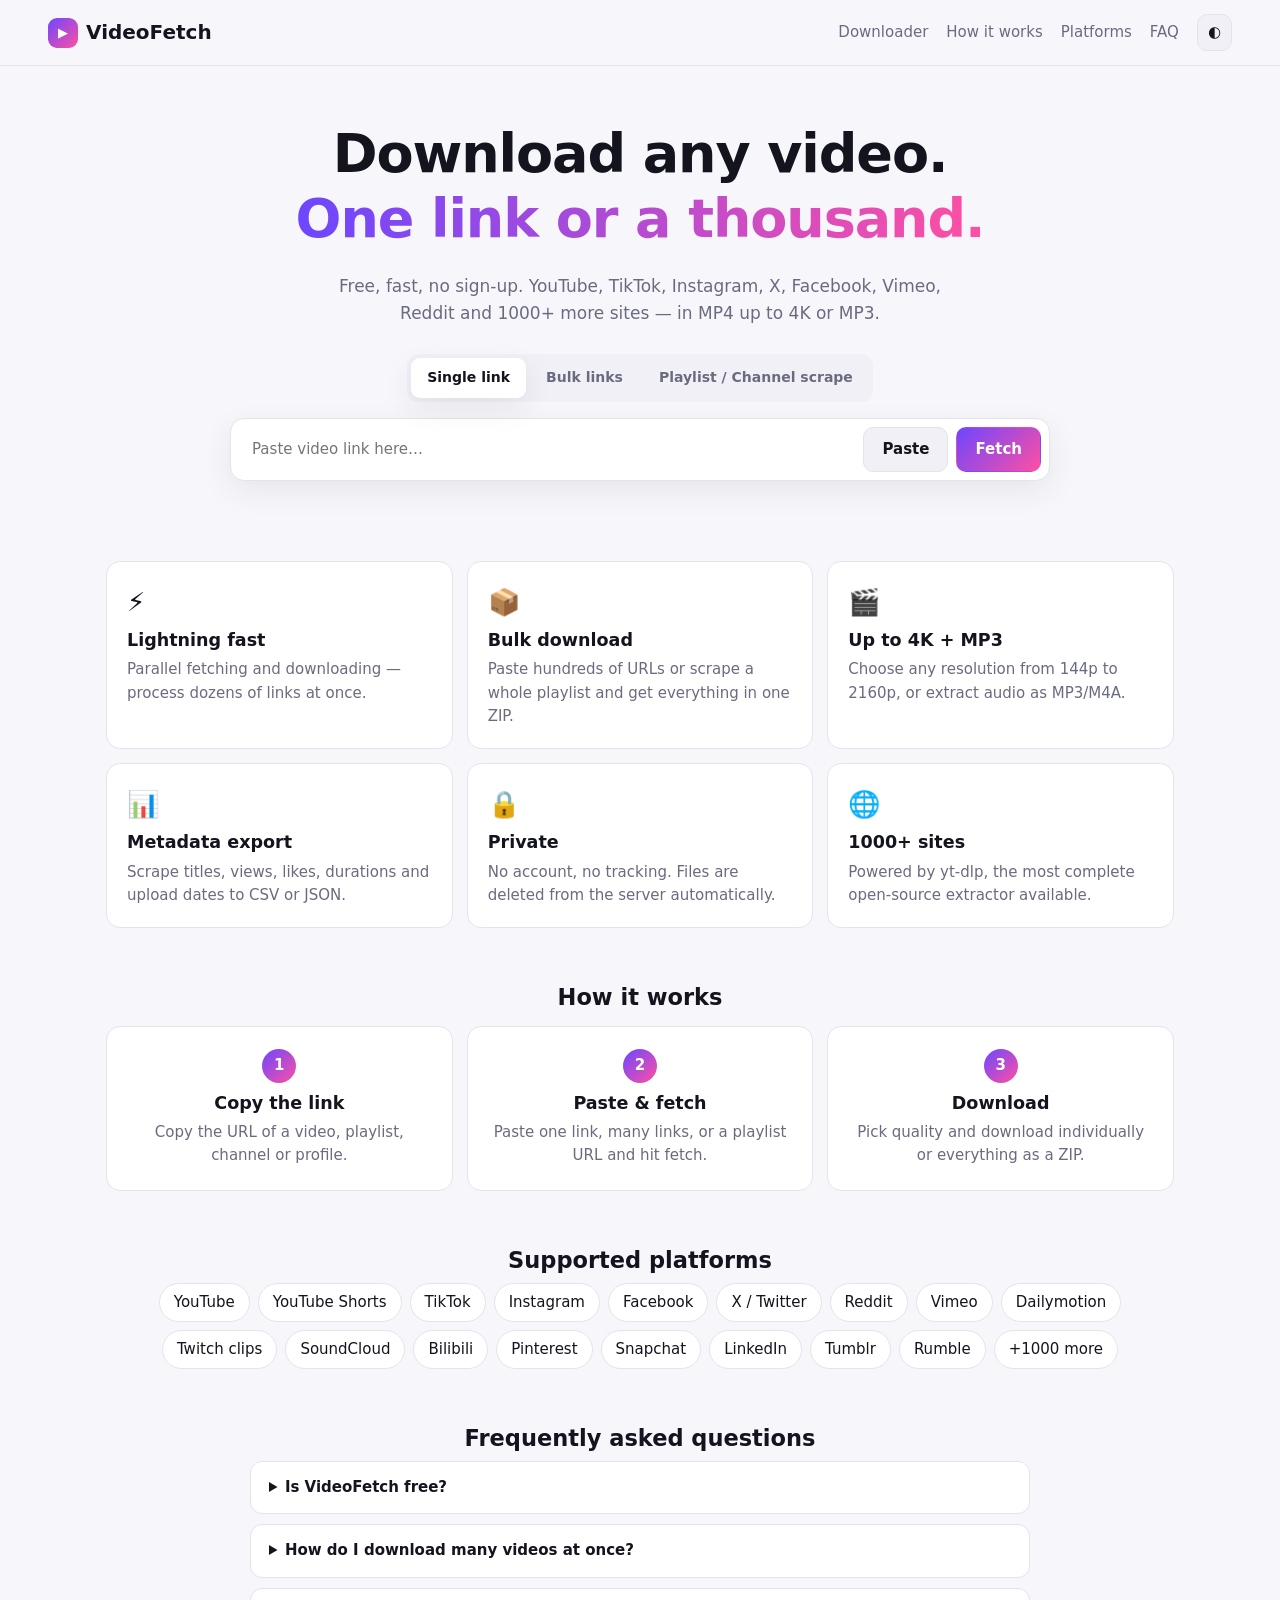
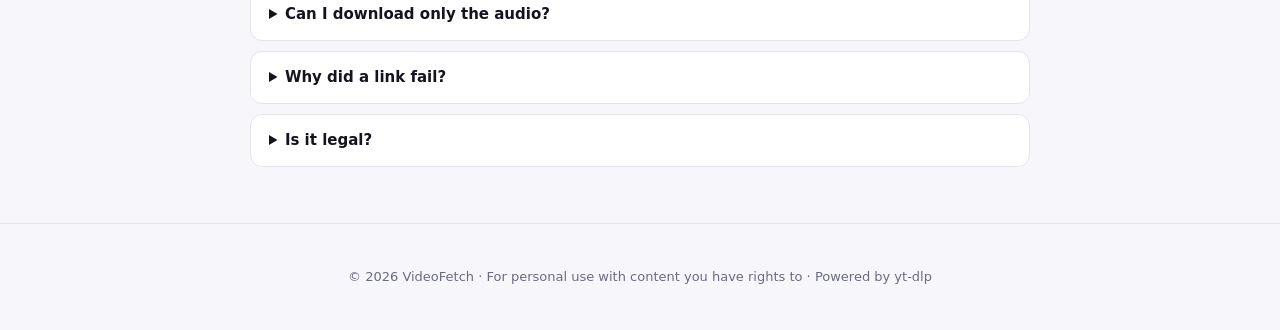
<file: videofetch/static/index.html>
<!doctype html>
<html lang="en">
<head>
<meta charset="utf-8">
<meta name="viewport" content="width=device-width, initial-scale=1">
<title>VideoFetch — Free Online Video Downloader & Bulk Scraper</title>
<meta name="description" content="Download videos from YouTube, TikTok, Instagram, X, Facebook, Vimeo and 1000+ sites. Paste one link or hundreds — bulk download, scrape playlists & channels, export metadata.">
<link rel="stylesheet" href="style.css">
</head>
<body>
<header class="nav">
  <a class="brand" href="/"><span class="logo">▶</span> VideoFetch</a>
  <nav>
    <a href="#tool">Downloader</a>
    <a href="#how">How it works</a>
    <a href="#platforms">Platforms</a>
    <a href="#faq">FAQ</a>
    <button id="themeBtn" class="icon-btn" title="Toggle theme">◐</button>
  </nav>
</header>

<main>
  <section class="hero" id="tool">
    <h1>Download any video.<br><span class="grad">One link or a thousand.</span></h1>
    <p class="sub">Free, fast, no sign-up. YouTube, TikTok, Instagram, X, Facebook, Vimeo, Reddit and 1000+ more sites — in MP4 up to 4K or MP3.</p>

    <div class="tabs" role="tablist">
      <button class="tab active" data-tab="single">Single link</button>
      <button class="tab" data-tab="bulk">Bulk links</button>
      <button class="tab" data-tab="scrape">Playlist / Channel scrape</button>
    </div>

    <div class="panel active" id="panel-single">
      <form id="singleForm" class="input-row">
        <input id="singleUrl" type="url" placeholder="Paste video link here…" required autocomplete="off">
        <button type="button" class="ghost" id="pasteBtn">Paste</button>
        <button class="primary" type="submit">Fetch</button>
      </form>
    </div>

    <div class="panel" id="panel-bulk">
      <form id="bulkForm">
        <textarea id="bulkUrls" rows="7" placeholder="Paste multiple links — one per line (or separated by spaces/commas). Up to 200 links."></textarea>
        <div class="row-between">
          <span class="muted" id="bulkCount">0 links detected</span>
          <div class="btns">
            <label class="ghost file-label">Import .txt/.csv<input type="file" id="bulkFile" accept=".txt,.csv" hidden></label>
            <button class="primary" type="submit">Fetch all</button>
          </div>
        </div>
      </form>
    </div>

    <div class="panel" id="panel-scrape">
      <form id="scrapeForm" class="input-row">
        <input id="scrapeUrl" type="url" placeholder="Playlist, channel, profile or hashtag URL…" required>
        <select id="scrapeLimit" title="Max videos">
          <option value="25">25 videos</option>
          <option value="50" selected>50 videos</option>
          <option value="100">100 videos</option>
          <option value="250">250 videos</option>
          <option value="500">500 videos</option>
        </select>
        <button class="primary" type="submit">Scrape</button>
      </form>
      <p class="muted small">Works with YouTube playlists/channels, TikTok profiles, Instagram profiles (cookies may be required), Vimeo showcases, SoundCloud sets, and more.</p>
    </div>

    <div id="status" class="status" hidden></div>
  </section>

  <!-- Single result -->
  <section id="singleResult" class="card result" hidden></section>

  <!-- Bulk / scrape results -->
  <section id="bulkResult" class="card" hidden>
    <div class="toolbar">
      <div>
        <h2 id="bulkTitle">Results</h2>
        <span class="muted" id="bulkMeta"></span>
      </div>
      <div class="btns wrap">
        <label class="check"><input type="checkbox" id="selectAll" checked> Select all</label>
        <input type="search" id="filterInput" placeholder="Filter by title…">
        <select id="bulkFormat" title="Quality for all selected">
          <option value="best">Best quality (MP4)</option>
          <option value="2160p">4K (2160p)</option>
          <option value="1080p">1080p</option>
          <option value="720p">720p</option>
          <option value="480p">480p</option>
          <option value="360p">360p</option>
          <option value="mp3">MP3 audio</option>
          <option value="m4a">M4A audio</option>
        </select>
        <button class="ghost" id="exportCsv">Export CSV</button>
        <button class="ghost" id="exportJson">Export JSON</button>
        <button class="ghost" id="copyLinks">Copy links</button>
        <button class="primary" id="downloadSelected">Download selected (ZIP)</button>
      </div>
    </div>
    <div id="jobBar" class="jobbar" hidden>
      <div class="progress"><div id="jobProgress"></div></div>
      <span id="jobText"></span>
      <a id="zipLink" class="primary btn" hidden>Save ZIP</a>
    </div>
    <div class="table-wrap">
      <table>
        <thead><tr><th></th><th>Video</th><th>Platform</th><th>Duration</th><th>Views</th><th>Status</th><th></th></tr></thead>
        <tbody id="bulkBody"></tbody>
      </table>
    </div>
  </section>

  <section class="features">
    <div class="feature"><div class="ico">⚡</div><h3>Lightning fast</h3><p>Parallel fetching and downloading — process dozens of links at once.</p></div>
    <div class="feature"><div class="ico">📦</div><h3>Bulk download</h3><p>Paste hundreds of URLs or scrape a whole playlist and get everything in one ZIP.</p></div>
    <div class="feature"><div class="ico">🎬</div><h3>Up to 4K + MP3</h3><p>Choose any resolution from 144p to 2160p, or extract audio as MP3/M4A.</p></div>
    <div class="feature"><div class="ico">📊</div><h3>Metadata export</h3><p>Scrape titles, views, likes, durations and upload dates to CSV or JSON.</p></div>
    <div class="feature"><div class="ico">🔒</div><h3>Private</h3><p>No account, no tracking. Files are deleted from the server automatically.</p></div>
    <div class="feature"><div class="ico">🌐</div><h3>1000+ sites</h3><p>Powered by yt-dlp, the most complete open-source extractor available.</p></div>
  </section>

  <section id="how" class="how">
    <h2>How it works</h2>
    <ol class="steps">
      <li><b>1</b><h3>Copy the link</h3><p>Copy the URL of a video, playlist, channel or profile.</p></li>
      <li><b>2</b><h3>Paste & fetch</h3><p>Paste one link, many links, or a playlist URL and hit fetch.</p></li>
      <li><b>3</b><h3>Download</h3><p>Pick quality and download individually or everything as a ZIP.</p></li>
    </ol>
  </section>

  <section id="platforms" class="platforms">
    <h2>Supported platforms</h2>
    <div class="chips">
      <span>YouTube</span><span>YouTube Shorts</span><span>TikTok</span><span>Instagram</span><span>Facebook</span><span>X / Twitter</span>
      <span>Reddit</span><span>Vimeo</span><span>Dailymotion</span><span>Twitch clips</span><span>SoundCloud</span><span>Bilibili</span>
      <span>Pinterest</span><span>Snapchat</span><span>LinkedIn</span><span>Tumblr</span><span>Rumble</span><span>+1000 more</span>
    </div>
  </section>

  <section id="faq" class="faq">
    <h2>Frequently asked questions</h2>
    <details><summary>Is VideoFetch free?</summary><p>Yes. There are no fees, no sign-up and no watermarks.</p></details>
    <details><summary>How do I download many videos at once?</summary><p>Use the <b>Bulk links</b> tab to paste up to 200 URLs, or the <b>Playlist / Channel scrape</b> tab to pull every video from a playlist, channel or profile. Select the ones you want and click <b>Download selected (ZIP)</b>.</p></details>
    <details><summary>Can I download only the audio?</summary><p>Yes — choose MP3 or M4A from the quality menu.</p></details>
    <details><summary>Why did a link fail?</summary><p>Private, age-restricted, region-locked or login-only videos can't be fetched without cookies. The server admin can configure a cookies file to enable these.</p></details>
    <details><summary>Is it legal?</summary><p>Only download content you own or have permission to download, and respect each platform's terms of service and copyright law.</p></details>
  </section>
</main>

<footer>
  <p>© <span id="year"></span> VideoFetch · For personal use with content you have rights to · Powered by yt-dlp</p>
</footer>

<template id="rowTpl">
  <tr>
    <td><input type="checkbox" class="sel" checked></td>
    <td class="vid"><img loading="lazy" alt=""><div><a class="t" target="_blank" rel="noopener"></a><div class="muted small u"></div></div></td>
    <td class="plat"></td>
    <td class="dur"></td>
    <td class="views"></td>
    <td class="st"></td>
    <td><button class="ghost sm dl">Download</button></td>
  </tr>
</template>

<script src="app.js"></script>
</body>
</html>
</file>
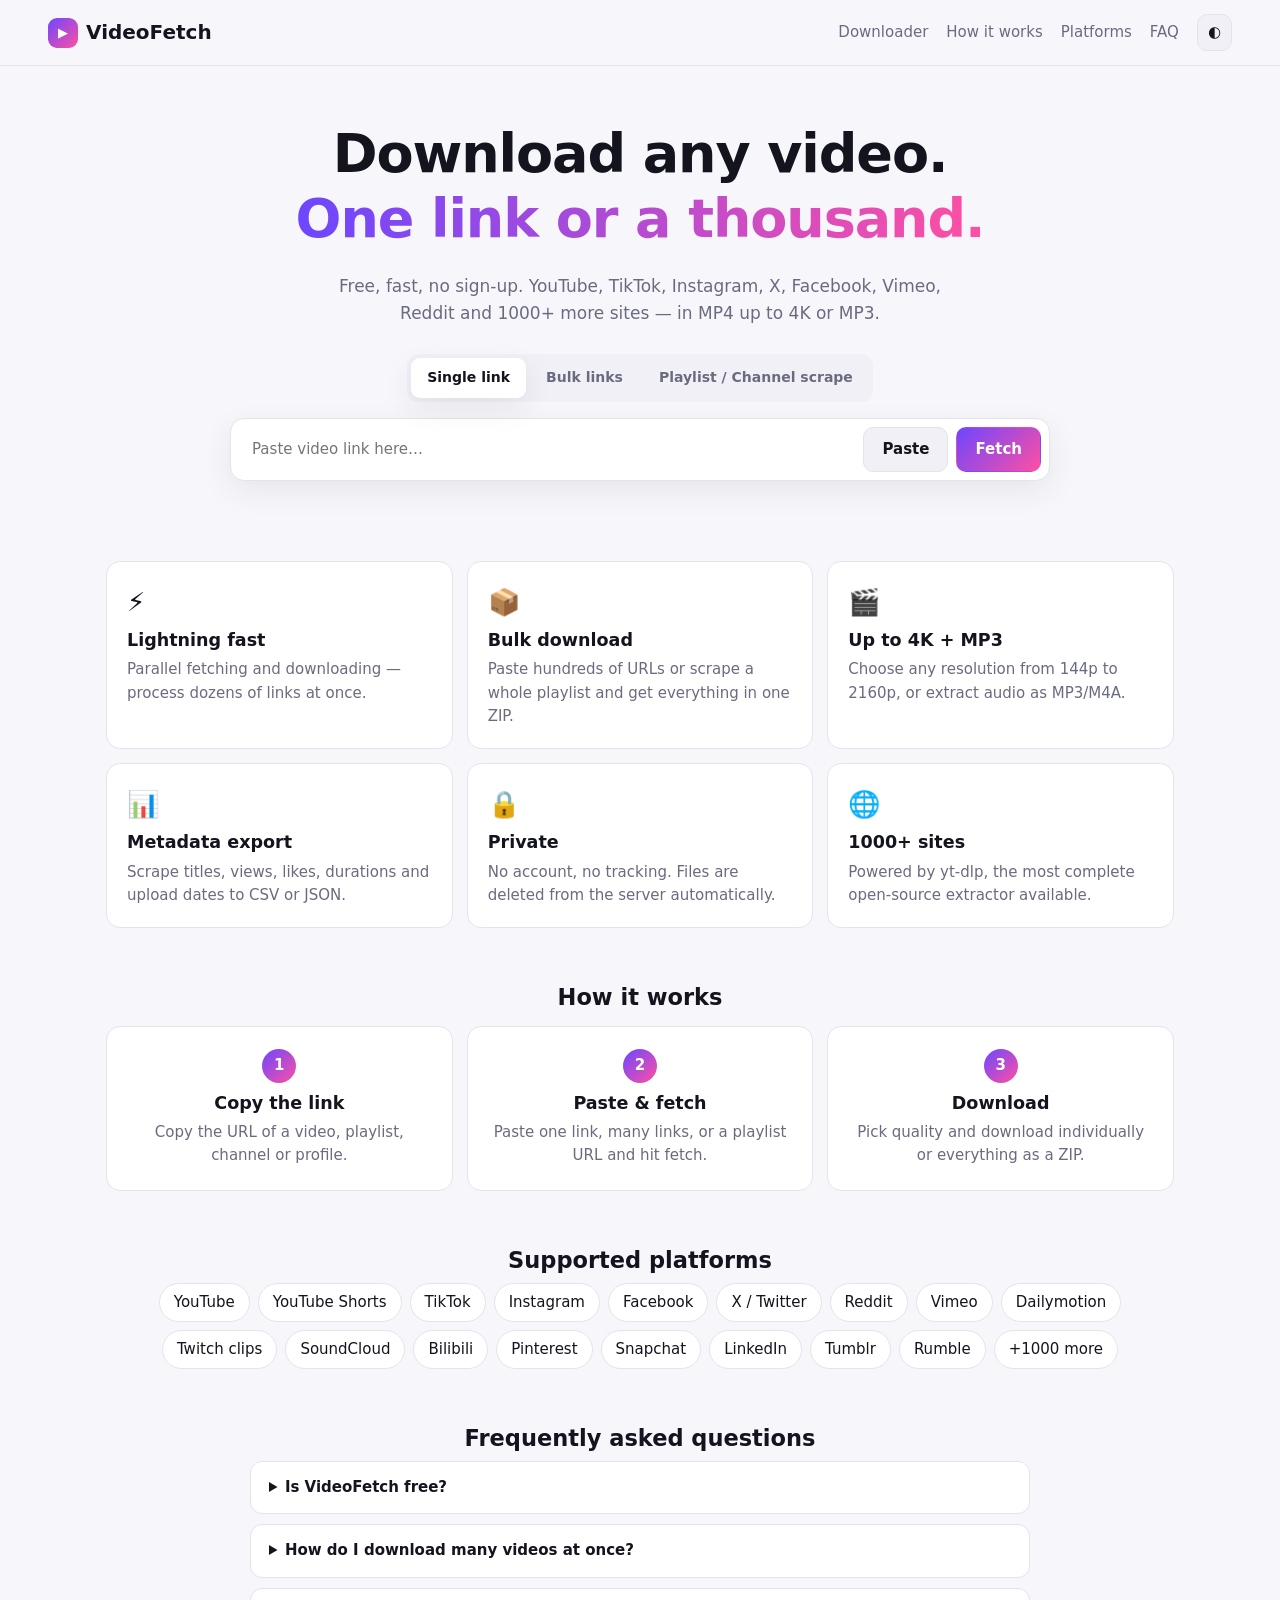
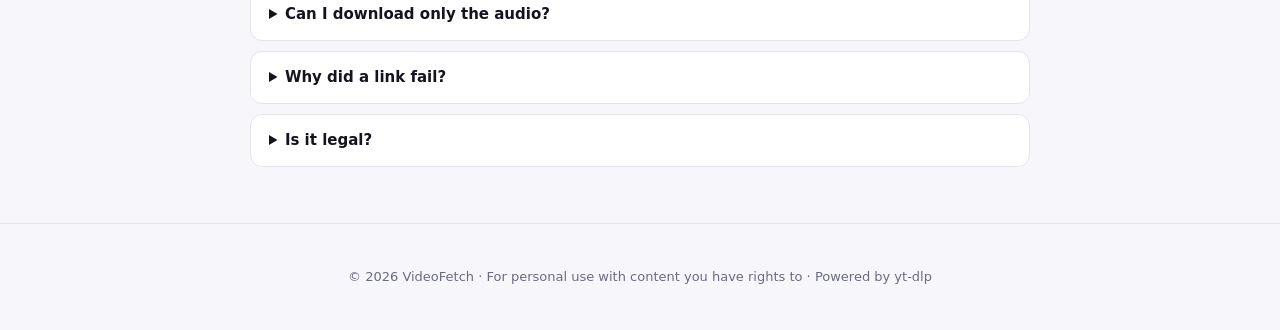
<file: videofetch/videofetch.html>
<!doctype html>
<html lang="en">
<head>
<meta charset="utf-8">
<meta name="viewport" content="width=device-width, initial-scale=1">
<title>VideoFetch — Free Online Video Downloader & Bulk Scraper</title>
<meta name="description" content="Download videos from YouTube, TikTok, Instagram, X, Facebook, Vimeo and 1000+ sites. Paste one link or hundreds — bulk download, scrape playlists & channels, export metadata.">
<style>
:root {
  --bg: #f7f7fb; --surface: #ffffff; --surface-2: #f0f0f6; --text: #14141f; --muted: #6b6b80;
  --border: #e3e3ec; --primary: #6c47ff; --primary-2: #ff4fa3; --ok: #16a34a; --err: #dc2626; --warn: #d97706;
  --radius: 14px; --shadow: 0 10px 30px rgba(20, 20, 50, .08);
}
:root[data-theme="dark"] {
  --bg: #0d0d14; --surface: #161622; --surface-2: #1f1f2e; --text: #ececf4; --muted: #9a9ab0;
  --border: #2a2a3c; --shadow: 0 10px 30px rgba(0, 0, 0, .4);
}
@media (prefers-color-scheme: dark) {
  :root:not([data-theme="light"]) {
    --bg: #0d0d14; --surface: #161622; --surface-2: #1f1f2e; --text: #ececf4; --muted: #9a9ab0;
    --border: #2a2a3c; --shadow: 0 10px 30px rgba(0, 0, 0, .4);
  }
}
* { box-sizing: border-box; }
[hidden] { display: none !important; }
html { scroll-padding-top: 80px; }
body { margin: 0; font: 15px/1.55 system-ui, -apple-system, "Segoe UI", Roboto, sans-serif; background: var(--bg); color: var(--text); }
a { color: var(--primary); text-decoration: none; }
h1, h2, h3 { line-height: 1.2; margin: 0 0 .4em; }
.muted { color: var(--muted); } .small { font-size: 13px; }

.nav { display: flex; justify-content: space-between; align-items: center; padding: 14px clamp(16px, 4vw, 48px); position: sticky; top: 0; z-index: 10; background: color-mix(in srgb, var(--bg) 85%, transparent); backdrop-filter: blur(8px); border-bottom: 1px solid var(--border); }
.brand { font-weight: 800; font-size: 20px; color: var(--text); display: flex; gap: 8px; align-items: center; }
.logo { display: inline-grid; place-items: center; width: 30px; height: 30px; border-radius: 9px; color: #fff; font-size: 13px; background: linear-gradient(135deg, var(--primary), var(--primary-2)); }
.nav nav { display: flex; gap: 18px; align-items: center; }
.nav nav a { color: var(--muted); font-weight: 500; }
.nav nav a:hover { color: var(--text); }
@media (max-width: 640px) { .nav nav a { display: none; } }

main { max-width: 1100px; margin: 0 auto; padding: 0 16px; }
.hero { text-align: center; padding: 56px 0 24px; }
.hero h1 { font-size: clamp(30px, 5.5vw, 54px); font-weight: 850; letter-spacing: -.02em; }
.grad { background: linear-gradient(90deg, var(--primary), var(--primary-2)); -webkit-background-clip: text; background-clip: text; color: transparent; }
.sub { color: var(--muted); max-width: 640px; margin: 0 auto 28px; font-size: 17px; }

.tabs { display: inline-flex; gap: 4px; background: var(--surface-2); padding: 4px; border-radius: 12px; margin-bottom: 16px; flex-wrap: wrap; justify-content: center; }
.tab { border: 0; background: transparent; color: var(--muted); padding: 9px 16px; border-radius: 9px; font-weight: 600; cursor: pointer; font-size: 14px; }
.tab.active { background: var(--surface); color: var(--text); box-shadow: var(--shadow); }
.panel { display: none; max-width: 820px; margin: 0 auto; }
.panel.active { display: block; }

.input-row { display: flex; gap: 8px; background: var(--surface); padding: 8px; border-radius: var(--radius); box-shadow: var(--shadow); border: 1px solid var(--border); }
.input-row input { flex: 1; min-width: 0; }
input, select, textarea { font: inherit; color: var(--text); background: var(--surface); border: 1px solid var(--border); border-radius: 10px; padding: 11px 13px; outline: none; }
.input-row input, .input-row select { border: 0; background: transparent; }
input:focus, textarea:focus, select:focus { border-color: var(--primary); }
textarea { width: 100%; resize: vertical; box-shadow: var(--shadow); font-family: ui-monospace, Menlo, monospace; font-size: 13px; }
@media (max-width: 560px) { .input-row { flex-wrap: wrap; } .input-row input { flex-basis: 100%; } }

button, .btn, .file-label { font: inherit; font-weight: 600; border-radius: 10px; padding: 10px 18px; cursor: pointer; border: 1px solid transparent; display: inline-flex; align-items: center; gap: 6px; white-space: nowrap; }
.primary { background: linear-gradient(135deg, var(--primary), var(--primary-2)); color: #fff; }
.primary:hover { filter: brightness(1.08); }
.primary:disabled { opacity: .55; cursor: not-allowed; }
.ghost { background: var(--surface-2); color: var(--text); border-color: var(--border); }
.ghost:hover { border-color: var(--primary); }
.sm { padding: 6px 12px; font-size: 13px; }
.icon-btn { background: var(--surface-2); color: var(--text); padding: 6px 10px; border: 1px solid var(--border); }
.row-between { display: flex; justify-content: space-between; align-items: center; margin-top: 10px; gap: 10px; flex-wrap: wrap; }
.btns { display: flex; gap: 8px; align-items: center; }
.btns.wrap { flex-wrap: wrap; }

.status { margin: 18px auto 0; max-width: 820px; padding: 12px 16px; border-radius: 10px; background: var(--surface); border: 1px solid var(--border); display: flex; gap: 10px; align-items: center; justify-content: center; }
.status.error { border-color: var(--err); color: var(--err); }
.spinner { width: 16px; height: 16px; border: 2px solid var(--border); border-top-color: var(--primary); border-radius: 50%; animation: spin .8s linear infinite; display: inline-block; }
@keyframes spin { to { transform: rotate(360deg); } }

.card { background: var(--surface); border: 1px solid var(--border); border-radius: var(--radius); box-shadow: var(--shadow); padding: 20px; margin: 24px 0; }
.result { display: grid; grid-template-columns: minmax(0, 340px) 1fr; gap: 22px; }
.result img { width: 100%; border-radius: 10px; aspect-ratio: 16/9; object-fit: cover; background: var(--surface-2); }
.result .stats { display: flex; gap: 14px; flex-wrap: wrap; color: var(--muted); font-size: 14px; margin: 6px 0 14px; }
.fmt-list { display: grid; grid-template-columns: repeat(auto-fill, minmax(190px, 1fr)); gap: 8px; }
.fmt { display: flex; justify-content: space-between; align-items: center; background: var(--surface-2); border: 1px solid var(--border); padding: 9px 12px; border-radius: 10px; gap: 8px; }
.fmt .tag { font-size: 11px; padding: 2px 7px; border-radius: 6px; background: var(--primary); color: #fff; margin-left: 6px; }
.fmt .tag.audio { background: var(--primary-2); }
.fmt .muted { white-space: nowrap; }
@media (max-width: 720px) { .result { grid-template-columns: 1fr; } }

.toolbar { display: flex; justify-content: space-between; gap: 14px; flex-wrap: wrap; align-items: flex-start; margin-bottom: 12px; }
.toolbar input[type=search], .toolbar select { padding: 8px 10px; font-size: 14px; }
.check { display: inline-flex; gap: 6px; align-items: center; font-size: 14px; }
.jobbar { display: flex; align-items: center; gap: 12px; padding: 10px 0 14px; flex-wrap: wrap; }
.progress { flex: 1; min-width: 160px; height: 10px; background: var(--surface-2); border-radius: 99px; overflow: hidden; }
.progress > div { height: 100%; width: 0; background: linear-gradient(90deg, var(--primary), var(--primary-2)); transition: width .3s; }
.table-wrap { overflow-x: auto; }
table { width: 100%; border-collapse: collapse; font-size: 14px; }
th { text-align: left; color: var(--muted); font-weight: 600; font-size: 12px; text-transform: uppercase; letter-spacing: .04em; padding: 8px; border-bottom: 1px solid var(--border); }
td { padding: 8px; border-bottom: 1px solid var(--border); vertical-align: middle; }
td.vid { display: flex; gap: 10px; align-items: center; min-width: 280px; }
td.vid img { width: 96px; height: 54px; object-fit: cover; border-radius: 6px; background: var(--surface-2); flex-shrink: 0; }
td.vid a { color: var(--text); font-weight: 600; display: -webkit-box; -webkit-line-clamp: 2; -webkit-box-orient: vertical; overflow: hidden; }
.pill { font-size: 12px; padding: 2px 8px; border-radius: 99px; background: var(--surface-2); white-space: nowrap; }
.pill.ok { color: var(--ok); } .pill.err { color: var(--err); } .pill.run { color: var(--warn); }
tr.hidden { display: none; }

.features { display: grid; grid-template-columns: repeat(auto-fit, minmax(300px, 1fr)); gap: 14px; margin: 56px 0; }
.feature { background: var(--surface); border: 1px solid var(--border); border-radius: var(--radius); padding: 20px; }
.feature .ico { font-size: 26px; margin-bottom: 8px; }
.feature p { color: var(--muted); margin: 0; }
.how, .platforms, .faq { margin: 56px 0; text-align: center; }
.steps { list-style: none; padding: 0; display: grid; grid-template-columns: repeat(auto-fit, minmax(220px, 1fr)); gap: 14px; }
.steps li { background: var(--surface); border: 1px solid var(--border); border-radius: var(--radius); padding: 22px; }
.steps b { display: inline-grid; place-items: center; width: 34px; height: 34px; border-radius: 50%; color: #fff; background: linear-gradient(135deg, var(--primary), var(--primary-2)); margin-bottom: 10px; }
.steps p { color: var(--muted); margin: 0; }
.chips { display: flex; flex-wrap: wrap; gap: 8px; justify-content: center; }
.chips span { background: var(--surface); border: 1px solid var(--border); padding: 7px 14px; border-radius: 99px; font-weight: 500; }
.faq { text-align: left; max-width: 780px; margin-left: auto; margin-right: auto; }
.faq h2 { text-align: center; }
details { background: var(--surface); border: 1px solid var(--border); border-radius: 12px; padding: 14px 18px; margin-bottom: 10px; }
summary { font-weight: 600; cursor: pointer; }
details p { color: var(--muted); margin: 10px 0 0; }
footer { text-align: center; color: var(--muted); padding: 30px 16px; border-top: 1px solid var(--border); font-size: 13px; }
</style>
</head>
<body>
<header class="nav">
  <a class="brand" href="/"><span class="logo">▶</span> VideoFetch</a>
  <nav>
    <a href="#tool">Downloader</a>
    <a href="#how">How it works</a>
    <a href="#platforms">Platforms</a>
    <a href="#faq">FAQ</a>
    <button id="themeBtn" class="icon-btn" title="Toggle theme">◐</button>
  </nav>
</header>

<main>
  <section class="hero" id="tool">
    <h1>Download any video.<br><span class="grad">One link or a thousand.</span></h1>
    <p class="sub">Free, fast, no sign-up. YouTube, TikTok, Instagram, X, Facebook, Vimeo, Reddit and 1000+ more sites — in MP4 up to 4K or MP3.</p>

    <div class="tabs" role="tablist">
      <button class="tab active" data-tab="single">Single link</button>
      <button class="tab" data-tab="bulk">Bulk links</button>
      <button class="tab" data-tab="scrape">Playlist / Channel scrape</button>
    </div>

    <div class="panel active" id="panel-single">
      <form id="singleForm" class="input-row">
        <input id="singleUrl" type="url" placeholder="Paste video link here…" required autocomplete="off">
        <button type="button" class="ghost" id="pasteBtn">Paste</button>
        <button class="primary" type="submit">Fetch</button>
      </form>
    </div>

    <div class="panel" id="panel-bulk">
      <form id="bulkForm">
        <textarea id="bulkUrls" rows="7" placeholder="Paste multiple links — one per line (or separated by spaces/commas). Up to 200 links."></textarea>
        <div class="row-between">
          <span class="muted" id="bulkCount">0 links detected</span>
          <div class="btns">
            <label class="ghost file-label">Import .txt/.csv<input type="file" id="bulkFile" accept=".txt,.csv" hidden></label>
            <button class="primary" type="submit">Fetch all</button>
          </div>
        </div>
      </form>
    </div>

    <div class="panel" id="panel-scrape">
      <form id="scrapeForm" class="input-row">
        <input id="scrapeUrl" type="url" placeholder="Playlist, channel, profile or hashtag URL…" required>
        <select id="scrapeLimit" title="Max videos">
          <option value="25">25 videos</option>
          <option value="50" selected>50 videos</option>
          <option value="100">100 videos</option>
          <option value="250">250 videos</option>
          <option value="500">500 videos</option>
        </select>
        <button class="primary" type="submit">Scrape</button>
      </form>
      <p class="muted small">Works with YouTube playlists/channels, TikTok profiles, Instagram profiles (cookies may be required), Vimeo showcases, SoundCloud sets, and more.</p>
    </div>

    <div id="status" class="status" hidden></div>
  </section>

  <!-- Single result -->
  <section id="singleResult" class="card result" hidden></section>

  <!-- Bulk / scrape results -->
  <section id="bulkResult" class="card" hidden>
    <div class="toolbar">
      <div>
        <h2 id="bulkTitle">Results</h2>
        <span class="muted" id="bulkMeta"></span>
      </div>
      <div class="btns wrap">
        <label class="check"><input type="checkbox" id="selectAll" checked> Select all</label>
        <input type="search" id="filterInput" placeholder="Filter by title…">
        <select id="bulkFormat" title="Quality for all selected">
          <option value="best">Best quality (MP4)</option>
          <option value="2160p">4K (2160p)</option>
          <option value="1080p">1080p</option>
          <option value="720p">720p</option>
          <option value="480p">480p</option>
          <option value="360p">360p</option>
          <option value="mp3">MP3 audio</option>
          <option value="m4a">M4A audio</option>
        </select>
        <button class="ghost" id="exportCsv">Export CSV</button>
        <button class="ghost" id="exportJson">Export JSON</button>
        <button class="ghost" id="copyLinks">Copy links</button>
        <button class="primary" id="downloadSelected">Download selected (ZIP)</button>
      </div>
    </div>
    <div id="jobBar" class="jobbar" hidden>
      <div class="progress"><div id="jobProgress"></div></div>
      <span id="jobText"></span>
      <a id="zipLink" class="primary btn" hidden>Save ZIP</a>
    </div>
    <div class="table-wrap">
      <table>
        <thead><tr><th></th><th>Video</th><th>Platform</th><th>Duration</th><th>Views</th><th>Status</th><th></th></tr></thead>
        <tbody id="bulkBody"></tbody>
      </table>
    </div>
  </section>

  <section class="features">
    <div class="feature"><div class="ico">⚡</div><h3>Lightning fast</h3><p>Parallel fetching and downloading — process dozens of links at once.</p></div>
    <div class="feature"><div class="ico">📦</div><h3>Bulk download</h3><p>Paste hundreds of URLs or scrape a whole playlist and get everything in one ZIP.</p></div>
    <div class="feature"><div class="ico">🎬</div><h3>Up to 4K + MP3</h3><p>Choose any resolution from 144p to 2160p, or extract audio as MP3/M4A.</p></div>
    <div class="feature"><div class="ico">📊</div><h3>Metadata export</h3><p>Scrape titles, views, likes, durations and upload dates to CSV or JSON.</p></div>
    <div class="feature"><div class="ico">🔒</div><h3>Private</h3><p>No account, no tracking. Files are deleted from the server automatically.</p></div>
    <div class="feature"><div class="ico">🌐</div><h3>1000+ sites</h3><p>Powered by yt-dlp, the most complete open-source extractor available.</p></div>
  </section>

  <section id="how" class="how">
    <h2>How it works</h2>
    <ol class="steps">
      <li><b>1</b><h3>Copy the link</h3><p>Copy the URL of a video, playlist, channel or profile.</p></li>
      <li><b>2</b><h3>Paste & fetch</h3><p>Paste one link, many links, or a playlist URL and hit fetch.</p></li>
      <li><b>3</b><h3>Download</h3><p>Pick quality and download individually or everything as a ZIP.</p></li>
    </ol>
  </section>

  <section id="platforms" class="platforms">
    <h2>Supported platforms</h2>
    <div class="chips">
      <span>YouTube</span><span>YouTube Shorts</span><span>TikTok</span><span>Instagram</span><span>Facebook</span><span>X / Twitter</span>
      <span>Reddit</span><span>Vimeo</span><span>Dailymotion</span><span>Twitch clips</span><span>SoundCloud</span><span>Bilibili</span>
      <span>Pinterest</span><span>Snapchat</span><span>LinkedIn</span><span>Tumblr</span><span>Rumble</span><span>+1000 more</span>
    </div>
  </section>

  <section id="faq" class="faq">
    <h2>Frequently asked questions</h2>
    <details><summary>Is VideoFetch free?</summary><p>Yes. There are no fees, no sign-up and no watermarks.</p></details>
    <details><summary>How do I download many videos at once?</summary><p>Use the <b>Bulk links</b> tab to paste up to 200 URLs, or the <b>Playlist / Channel scrape</b> tab to pull every video from a playlist, channel or profile. Select the ones you want and click <b>Download selected (ZIP)</b>.</p></details>
    <details><summary>Can I download only the audio?</summary><p>Yes — choose MP3 or M4A from the quality menu.</p></details>
    <details><summary>Why did a link fail?</summary><p>Private, age-restricted, region-locked or login-only videos can't be fetched without cookies. The server admin can configure a cookies file to enable these.</p></details>
    <details><summary>Is it legal?</summary><p>Only download content you own or have permission to download, and respect each platform's terms of service and copyright law.</p></details>
  </section>
</main>

<footer>
  <p>© <span id="year"></span> VideoFetch · For personal use with content you have rights to · Powered by yt-dlp</p>
</footer>

<template id="rowTpl">
  <tr>
    <td><input type="checkbox" class="sel" checked></td>
    <td class="vid"><img loading="lazy" alt=""><div><a class="t" target="_blank" rel="noopener"></a><div class="muted small u"></div></div></td>
    <td class="plat"></td>
    <td class="dur"></td>
    <td class="views"></td>
    <td class="st"></td>
    <td><button class="ghost sm dl">Download</button></td>
  </tr>
</template>

<script>
// Set this to your backend URL if this file is hosted elsewhere, e.g. "https://api.example.com"
window.VF_API = window.VF_API || "";
</script>
<script>
const $ = (s, el = document) => el.querySelector(s);
const $$ = (s, el = document) => [...el.querySelectorAll(s)];

// Backend location: same origin by default; override with ?api=https://your-server or window.VF_API.
const API = (new URLSearchParams(location.search).get("api") || window.VF_API || "").replace(/\/$/, "");

let rows = [];          // bulk/scrape results
let currentJob = null;  // polling job id

// ---------- helpers ----------
const fmtDur = (s) => {
  if (!s && s !== 0) return "—";
  s = Math.round(s);
  const h = Math.floor(s / 3600), m = Math.floor((s % 3600) / 60), sec = s % 60;
  return (h ? h + ":" + String(m).padStart(2, "0") : m) + ":" + String(sec).padStart(2, "0");
};
const fmtNum = (n) => (n == null ? "—" : Intl.NumberFormat("en", { notation: "compact" }).format(n));
const fmtDate = (d) => (d && d.length === 8 ? `${d.slice(0, 4)}-${d.slice(4, 6)}-${d.slice(6)}` : d || "");
const hostName = (u) => { try { return new URL(u).hostname.replace(/^www\.|^m\./, ""); } catch { return ""; } };
const esc = (s) => String(s ?? "").replace(/[&<>"']/g, (c) => ({ "&": "&amp;", "<": "&lt;", ">": "&gt;", '"': "&quot;", "'": "&#39;" }[c]));

function parseUrls(text) {
  const found = text.match(/https?:\/\/[^\s,;"'<>]+|(?:www\.)[^\s,;"'<>]+/gi) || [];
  return [...new Set(found.map((u) => u.replace(/[).\]]+$/, "")))];
}

function setStatus(msg, type = "loading") {
  const el = $("#status");
  if (!msg) { el.hidden = true; return; }
  el.hidden = false;
  el.className = "status" + (type === "error" ? " error" : "");
  el.innerHTML = (type === "loading" ? '<span class="spinner"></span>' : "") + `<span>${esc(msg)}</span>`;
}

async function api(path, body) {
  const res = await fetch(API + path, body ? { method: "POST", headers: { "Content-Type": "application/json" }, body: JSON.stringify(body) } : {});
  const data = await res.json().catch(() => ({}));
  if (!res.ok) throw new Error(data.detail || `Request failed (${res.status})`);
  return data;
}

function downloadUrl(url, format) {
  return `${API}/api/download?url=${encodeURIComponent(url)}&format=${encodeURIComponent(format)}`;
}

function triggerDownload(href) {
  const a = document.createElement("a");
  a.href = href; a.download = ""; document.body.appendChild(a); a.click(); a.remove();
}

function saveFile(name, content, type) {
  const blob = new Blob([content], { type });
  const a = document.createElement("a");
  a.href = URL.createObjectURL(blob); a.download = name; a.click();
  setTimeout(() => URL.revokeObjectURL(a.href), 1000);
}

// ---------- tabs / theme ----------
$$(".tab").forEach((t) => t.addEventListener("click", () => {
  $$(".tab").forEach((x) => x.classList.toggle("active", x === t));
  $$(".panel").forEach((p) => p.classList.toggle("active", p.id === "panel-" + t.dataset.tab));
}));

const savedTheme = (() => { try { return localStorage.getItem("vf-theme"); } catch { return null; } })();
if (savedTheme) document.documentElement.dataset.theme = savedTheme;
$("#themeBtn").addEventListener("click", () => {
  const dark = document.documentElement.dataset.theme
    ? document.documentElement.dataset.theme === "dark"
    : matchMedia("(prefers-color-scheme: dark)").matches;
  const next = dark ? "light" : "dark";
  document.documentElement.dataset.theme = next;
  try { localStorage.setItem("vf-theme", next); } catch {}
});
$("#year").textContent = new Date().getFullYear();

// ---------- single ----------
$("#pasteBtn").addEventListener("click", async () => {
  try { $("#singleUrl").value = (await navigator.clipboard.readText()).trim(); } catch { $("#singleUrl").focus(); }
});

$("#singleForm").addEventListener("submit", async (e) => {
  e.preventDefault();
  const url = $("#singleUrl").value.trim();
  const box = $("#singleResult");
  box.hidden = true;
  setStatus("Fetching video info…");
  try {
    const info = await api("/api/info", { url });
    setStatus(null);
    renderSingle(info);
  } catch (err) {
    setStatus(err.message, "error");
  }
});

function renderSingle(info) {
  const box = $("#singleResult");
  box.innerHTML = `
    <div><img src="${esc(info.thumbnail || "")}" alt="" referrerpolicy="no-referrer"></div>
    <div>
      <h2>${esc(info.title)}</h2>
      <div class="stats">
        ${info.uploader ? `<span>👤 ${esc(info.uploader)}</span>` : ""}
        <span>🎞 ${esc(info.platform || hostName(info.url))}</span>
        <span>⏱ ${fmtDur(info.duration)}</span>
        ${info.view_count != null ? `<span>👁 ${fmtNum(info.view_count)}</span>` : ""}
        ${info.like_count != null ? `<span>❤ ${fmtNum(info.like_count)}</span>` : ""}
        ${info.upload_date ? `<span>📅 ${fmtDate(info.upload_date)}</span>` : ""}
      </div>
      <div class="fmt-list">
        ${info.formats.map((f) => `
          <div class="fmt">
            <span><b>${esc(f.label)}</b><span class="tag ${f.kind}">${esc(f.ext.toUpperCase())}</span>
              ${f.size ? `<span class="muted small"> ~${esc(f.size)}</span>` : ""}</span>
            <a class="primary btn sm" href="${downloadUrl(info.url, f.id)}" download>⬇</a>
          </div>`).join("")}
      </div>
      <p class="muted small">Large files are prepared on the server first — the download starts when ready.</p>
    </div>`;
  box.hidden = false;
  box.scrollIntoView({ behavior: "smooth", block: "start" });
}

// ---------- bulk ----------
const bulkTa = $("#bulkUrls");
bulkTa.addEventListener("input", () => { $("#bulkCount").textContent = `${parseUrls(bulkTa.value).length} links detected`; });
$("#bulkFile").addEventListener("change", async (e) => {
  const file = e.target.files[0];
  if (!file) return;
  bulkTa.value = (bulkTa.value ? bulkTa.value + "\n" : "") + parseUrls(await file.text()).join("\n");
  bulkTa.dispatchEvent(new Event("input"));
  e.target.value = "";
});

$("#bulkForm").addEventListener("submit", async (e) => {
  e.preventDefault();
  const urls = parseUrls(bulkTa.value);
  if (!urls.length) return setStatus("No valid links found.", "error");
  if (urls.length > 200) return setStatus("Max 200 links at once.", "error");
  setStatus(`Fetching info for ${urls.length} link(s)…`);
  try {
    const { results } = await api("/api/bulk-info", { urls });
    setStatus(null);
    showRows(results.map((r) => ({ ...r, status: r.ok ? "ready" : "error" })), "Bulk results");
  } catch (err) {
    setStatus(err.message, "error");
  }
});

// ---------- scrape ----------
$("#scrapeForm").addEventListener("submit", async (e) => {
  e.preventDefault();
  const url = $("#scrapeUrl").value.trim();
  const limit = +$("#scrapeLimit").value;
  setStatus("Scraping playlist / channel… this can take a moment.");
  try {
    const data = await api("/api/scrape", { url, limit });
    setStatus(null);
    if (!data.items.length) return setStatus("No videos found at that URL.", "error");
    showRows(data.items.map((r) => ({ ...r, ok: true, status: "ready" })), data.title || "Scraped videos", data.uploader);
  } catch (err) {
    setStatus(err.message, "error");
  }
});

// ---------- results table ----------
function showRows(list, title, subtitle) {
  rows = list;
  $("#bulkTitle").textContent = title;
  const ok = rows.filter((r) => r.ok).length;
  const totalDur = rows.reduce((a, r) => a + (r.duration || 0), 0);
  $("#bulkMeta").textContent = [subtitle, `${rows.length} items`, ok !== rows.length ? `${rows.length - ok} failed` : "", totalDur ? `total ${fmtDur(totalDur)}` : ""]
    .filter(Boolean).join(" · ");
  $("#jobBar").hidden = true;
  $("#selectAll").checked = true;
  $("#filterInput").value = "";
  renderRows();
  $("#bulkResult").hidden = false;
  $("#bulkResult").scrollIntoView({ behavior: "smooth", block: "start" });
}

function statusPill(r) {
  const map = { ready: ["Ready", ""], queued: ["Queued", "run"], downloading: [`${r.progress ?? 0}%`, "run"], processing: ["Processing", "run"], done: ["Done", "ok"], error: ["Failed", "err"] };
  const [txt, cls] = map[r.status] || [r.status, ""];
  return `<span class="pill ${cls}" title="${esc(r.error || "")}">${esc(txt)}</span>`;
}

function renderRows() {
  const body = $("#bulkBody");
  body.innerHTML = "";
  const tpl = $("#rowTpl");
  rows.forEach((r, i) => {
    const tr = tpl.content.firstElementChild.cloneNode(true);
    tr.dataset.idx = i;
    const sel = $(".sel", tr);
    sel.checked = r.selected !== false && r.ok;
    sel.disabled = !r.ok;
    sel.addEventListener("change", () => { r.selected = sel.checked; });
    const img = $("img", tr);
    if (r.thumbnail) { img.src = r.thumbnail; img.referrerPolicy = "no-referrer"; } else img.style.visibility = "hidden";
    const a = $(".t", tr);
    a.href = r.url; a.textContent = r.title || r.url;
    $(".u", tr).textContent = r.ok ? (r.uploader || hostName(r.url)) : (r.error || "");
    $(".plat", tr).textContent = r.platform || hostName(r.url);
    $(".dur", tr).textContent = fmtDur(r.duration);
    $(".views", tr).textContent = fmtNum(r.view_count);
    $(".st", tr).innerHTML = statusPill(r);
    const dl = $(".dl", tr);
    dl.disabled = !r.ok;
    dl.addEventListener("click", () => {
      if (r.jobFile) return triggerDownload(r.jobFile);
      triggerDownload(downloadUrl(r.url, $("#bulkFormat").value));
    });
    body.appendChild(tr);
  });
  applyFilter();
}

function applyFilter() {
  const q = $("#filterInput").value.toLowerCase();
  $$("#bulkBody tr").forEach((tr) => {
    const r = rows[tr.dataset.idx];
    tr.classList.toggle("hidden", !!q && !(r.title || r.url).toLowerCase().includes(q));
  });
}
$("#filterInput").addEventListener("input", applyFilter);

$("#selectAll").addEventListener("change", (e) => {
  $$("#bulkBody tr:not(.hidden)").forEach((tr) => {
    const r = rows[tr.dataset.idx];
    if (!r.ok) return;
    r.selected = e.target.checked;
    $(".sel", tr).checked = e.target.checked;
  });
});

const selectedRows = () => rows.filter((r) => r.ok && r.selected !== false);

// ---------- exports ----------
const exportFields = ["title", "url", "platform", "uploader", "duration", "view_count", "like_count", "comment_count", "upload_date", "thumbnail", "description"];
$("#exportCsv").addEventListener("click", () => {
  const list = selectedRows().length ? selectedRows() : rows;
  const q = (v) => `"${String(v ?? "").replace(/"/g, '""')}"`;
  const csv = [exportFields.join(","), ...list.map((r) => exportFields.map((f) => q(r[f])).join(","))].join("\n");
  saveFile("videofetch-export.csv", "﻿" + csv, "text/csv");
});
$("#exportJson").addEventListener("click", () => {
  const list = (selectedRows().length ? selectedRows() : rows).map((r) => Object.fromEntries([...exportFields, "formats"].map((f) => [f, r[f]])));
  saveFile("videofetch-export.json", JSON.stringify(list, null, 2), "application/json");
});
$("#copyLinks").addEventListener("click", async (e) => {
  const list = selectedRows().length ? selectedRows() : rows;
  await navigator.clipboard.writeText(list.map((r) => r.url).join("\n"));
  e.target.textContent = "Copied!";
  setTimeout(() => (e.target.textContent = "Copy links"), 1500);
});

// ---------- bulk download job ----------
$("#downloadSelected").addEventListener("click", async () => {
  const list = selectedRows();
  if (!list.length) return alert("Select at least one video.");
  const format = $("#bulkFormat").value;
  const btn = $("#downloadSelected");
  btn.disabled = true;
  try {
    const job = await api("/api/jobs", {
      items: list.map((r) => ({ url: r.url, format, title: r.title })),
      zip_name: ($("#bulkTitle").textContent || "videofetch").slice(0, 60) + ".zip",
    });
    currentJob = job.id;
    list.forEach((r, i) => { r.jobIdx = i; r.status = "queued"; r.progress = 0; r.jobFile = null; });
    $("#jobBar").hidden = false;
    $("#zipLink").hidden = true;
    pollJob(job.id, list);
  } catch (err) {
    alert(err.message);
    btn.disabled = false;
  }
});

async function pollJob(id, list) {
  if (currentJob !== id) return;
  let job;
  try { job = await api(`/api/jobs/${id}`); } catch { return setTimeout(() => pollJob(id, list), 2000); }
  job.items.forEach((it, i) => {
    const r = list[i];
    r.status = it.status; r.progress = it.progress; r.error = it.error;
    if (it.status === "done") r.jobFile = `${API}/api/jobs/${id}/file/${i}`;
  });
  const pct = job.items.reduce((a, it) => a + (it.status === "done" || it.status === "error" ? 100 : it.progress || 0), 0) / job.total;
  $("#jobProgress").style.width = pct.toFixed(1) + "%";
  $("#jobText").textContent = `${job.completed}/${job.total} processed · ${job.succeeded} succeeded`;
  $$("#bulkBody tr").forEach((tr) => { $(".st", tr).innerHTML = statusPill(rows[tr.dataset.idx]); });

  if (job.status === "finished") {
    $("#downloadSelected").disabled = false;
    if (job.zip_ready) {
      const z = $("#zipLink");
      z.href = `${API}/api/jobs/${id}/zip`; z.hidden = false;
      triggerDownload(z.href);
      $("#jobText").textContent += " · ZIP ready";
    } else {
      $("#jobText").textContent += " · nothing to zip";
    }
    return;
  }
  setTimeout(() => pollJob(id, list), 1200);
}
</script>
</body>
</html>
</file>
<file: videofetch/static/style.css>
:root {
  --bg: #f7f7fb; --surface: #ffffff; --surface-2: #f0f0f6; --text: #14141f; --muted: #6b6b80;
  --border: #e3e3ec; --primary: #6c47ff; --primary-2: #ff4fa3; --ok: #16a34a; --err: #dc2626; --warn: #d97706;
  --radius: 14px; --shadow: 0 10px 30px rgba(20, 20, 50, .08);
}
:root[data-theme="dark"] {
  --bg: #0d0d14; --surface: #161622; --surface-2: #1f1f2e; --text: #ececf4; --muted: #9a9ab0;
  --border: #2a2a3c; --shadow: 0 10px 30px rgba(0, 0, 0, .4);
}
@media (prefers-color-scheme: dark) {
  :root:not([data-theme="light"]) {
    --bg: #0d0d14; --surface: #161622; --surface-2: #1f1f2e; --text: #ececf4; --muted: #9a9ab0;
    --border: #2a2a3c; --shadow: 0 10px 30px rgba(0, 0, 0, .4);
  }
}
* { box-sizing: border-box; }
[hidden] { display: none !important; }
html { scroll-padding-top: 80px; }
body { margin: 0; font: 15px/1.55 system-ui, -apple-system, "Segoe UI", Roboto, sans-serif; background: var(--bg); color: var(--text); }
a { color: var(--primary); text-decoration: none; }
h1, h2, h3 { line-height: 1.2; margin: 0 0 .4em; }
.muted { color: var(--muted); } .small { font-size: 13px; }

.nav { display: flex; justify-content: space-between; align-items: center; padding: 14px clamp(16px, 4vw, 48px); position: sticky; top: 0; z-index: 10; background: color-mix(in srgb, var(--bg) 85%, transparent); backdrop-filter: blur(8px); border-bottom: 1px solid var(--border); }
.brand { font-weight: 800; font-size: 20px; color: var(--text); display: flex; gap: 8px; align-items: center; }
.logo { display: inline-grid; place-items: center; width: 30px; height: 30px; border-radius: 9px; color: #fff; font-size: 13px; background: linear-gradient(135deg, var(--primary), var(--primary-2)); }
.nav nav { display: flex; gap: 18px; align-items: center; }
.nav nav a { color: var(--muted); font-weight: 500; }
.nav nav a:hover { color: var(--text); }
@media (max-width: 640px) { .nav nav a { display: none; } }

main { max-width: 1100px; margin: 0 auto; padding: 0 16px; }
.hero { text-align: center; padding: 56px 0 24px; }
.hero h1 { font-size: clamp(30px, 5.5vw, 54px); font-weight: 850; letter-spacing: -.02em; }
.grad { background: linear-gradient(90deg, var(--primary), var(--primary-2)); -webkit-background-clip: text; background-clip: text; color: transparent; }
.sub { color: var(--muted); max-width: 640px; margin: 0 auto 28px; font-size: 17px; }

.tabs { display: inline-flex; gap: 4px; background: var(--surface-2); padding: 4px; border-radius: 12px; margin-bottom: 16px; flex-wrap: wrap; justify-content: center; }
.tab { border: 0; background: transparent; color: var(--muted); padding: 9px 16px; border-radius: 9px; font-weight: 600; cursor: pointer; font-size: 14px; }
.tab.active { background: var(--surface); color: var(--text); box-shadow: var(--shadow); }
.panel { display: none; max-width: 820px; margin: 0 auto; }
.panel.active { display: block; }

.input-row { display: flex; gap: 8px; background: var(--surface); padding: 8px; border-radius: var(--radius); box-shadow: var(--shadow); border: 1px solid var(--border); }
.input-row input { flex: 1; min-width: 0; }
input, select, textarea { font: inherit; color: var(--text); background: var(--surface); border: 1px solid var(--border); border-radius: 10px; padding: 11px 13px; outline: none; }
.input-row input, .input-row select { border: 0; background: transparent; }
input:focus, textarea:focus, select:focus { border-color: var(--primary); }
textarea { width: 100%; resize: vertical; box-shadow: var(--shadow); font-family: ui-monospace, Menlo, monospace; font-size: 13px; }
@media (max-width: 560px) { .input-row { flex-wrap: wrap; } .input-row input { flex-basis: 100%; } }

button, .btn, .file-label { font: inherit; font-weight: 600; border-radius: 10px; padding: 10px 18px; cursor: pointer; border: 1px solid transparent; display: inline-flex; align-items: center; gap: 6px; white-space: nowrap; }
.primary { background: linear-gradient(135deg, var(--primary), var(--primary-2)); color: #fff; }
.primary:hover { filter: brightness(1.08); }
.primary:disabled { opacity: .55; cursor: not-allowed; }
.ghost { background: var(--surface-2); color: var(--text); border-color: var(--border); }
.ghost:hover { border-color: var(--primary); }
.sm { padding: 6px 12px; font-size: 13px; }
.icon-btn { background: var(--surface-2); color: var(--text); padding: 6px 10px; border: 1px solid var(--border); }
.row-between { display: flex; justify-content: space-between; align-items: center; margin-top: 10px; gap: 10px; flex-wrap: wrap; }
.btns { display: flex; gap: 8px; align-items: center; }
.btns.wrap { flex-wrap: wrap; }

.status { margin: 18px auto 0; max-width: 820px; padding: 12px 16px; border-radius: 10px; background: var(--surface); border: 1px solid var(--border); display: flex; gap: 10px; align-items: center; justify-content: center; }
.status.error { border-color: var(--err); color: var(--err); }
.spinner { width: 16px; height: 16px; border: 2px solid var(--border); border-top-color: var(--primary); border-radius: 50%; animation: spin .8s linear infinite; display: inline-block; }
@keyframes spin { to { transform: rotate(360deg); } }

.card { background: var(--surface); border: 1px solid var(--border); border-radius: var(--radius); box-shadow: var(--shadow); padding: 20px; margin: 24px 0; }
.result { display: grid; grid-template-columns: minmax(0, 340px) 1fr; gap: 22px; }
.result img { width: 100%; border-radius: 10px; aspect-ratio: 16/9; object-fit: cover; background: var(--surface-2); }
.result .stats { display: flex; gap: 14px; flex-wrap: wrap; color: var(--muted); font-size: 14px; margin: 6px 0 14px; }
.fmt-list { display: grid; grid-template-columns: repeat(auto-fill, minmax(190px, 1fr)); gap: 8px; }
.fmt { display: flex; justify-content: space-between; align-items: center; background: var(--surface-2); border: 1px solid var(--border); padding: 9px 12px; border-radius: 10px; gap: 8px; }
.fmt .tag { font-size: 11px; padding: 2px 7px; border-radius: 6px; background: var(--primary); color: #fff; margin-left: 6px; }
.fmt .tag.audio { background: var(--primary-2); }
.fmt .muted { white-space: nowrap; }
@media (max-width: 720px) { .result { grid-template-columns: 1fr; } }

.toolbar { display: flex; justify-content: space-between; gap: 14px; flex-wrap: wrap; align-items: flex-start; margin-bottom: 12px; }
.toolbar input[type=search], .toolbar select { padding: 8px 10px; font-size: 14px; }
.check { display: inline-flex; gap: 6px; align-items: center; font-size: 14px; }
.jobbar { display: flex; align-items: center; gap: 12px; padding: 10px 0 14px; flex-wrap: wrap; }
.progress { flex: 1; min-width: 160px; height: 10px; background: var(--surface-2); border-radius: 99px; overflow: hidden; }
.progress > div { height: 100%; width: 0; background: linear-gradient(90deg, var(--primary), var(--primary-2)); transition: width .3s; }
.table-wrap { overflow-x: auto; }
table { width: 100%; border-collapse: collapse; font-size: 14px; }
th { text-align: left; color: var(--muted); font-weight: 600; font-size: 12px; text-transform: uppercase; letter-spacing: .04em; padding: 8px; border-bottom: 1px solid var(--border); }
td { padding: 8px; border-bottom: 1px solid var(--border); vertical-align: middle; }
td.vid { display: flex; gap: 10px; align-items: center; min-width: 280px; }
td.vid img { width: 96px; height: 54px; object-fit: cover; border-radius: 6px; background: var(--surface-2); flex-shrink: 0; }
td.vid a { color: var(--text); font-weight: 600; display: -webkit-box; -webkit-line-clamp: 2; -webkit-box-orient: vertical; overflow: hidden; }
.pill { font-size: 12px; padding: 2px 8px; border-radius: 99px; background: var(--surface-2); white-space: nowrap; }
.pill.ok { color: var(--ok); } .pill.err { color: var(--err); } .pill.run { color: var(--warn); }
tr.hidden { display: none; }

.features { display: grid; grid-template-columns: repeat(auto-fit, minmax(300px, 1fr)); gap: 14px; margin: 56px 0; }
.feature { background: var(--surface); border: 1px solid var(--border); border-radius: var(--radius); padding: 20px; }
.feature .ico { font-size: 26px; margin-bottom: 8px; }
.feature p { color: var(--muted); margin: 0; }
.how, .platforms, .faq { margin: 56px 0; text-align: center; }
.steps { list-style: none; padding: 0; display: grid; grid-template-columns: repeat(auto-fit, minmax(220px, 1fr)); gap: 14px; }
.steps li { background: var(--surface); border: 1px solid var(--border); border-radius: var(--radius); padding: 22px; }
.steps b { display: inline-grid; place-items: center; width: 34px; height: 34px; border-radius: 50%; color: #fff; background: linear-gradient(135deg, var(--primary), var(--primary-2)); margin-bottom: 10px; }
.steps p { color: var(--muted); margin: 0; }
.chips { display: flex; flex-wrap: wrap; gap: 8px; justify-content: center; }
.chips span { background: var(--surface); border: 1px solid var(--border); padding: 7px 14px; border-radius: 99px; font-weight: 500; }
.faq { text-align: left; max-width: 780px; margin-left: auto; margin-right: auto; }
.faq h2 { text-align: center; }
details { background: var(--surface); border: 1px solid var(--border); border-radius: 12px; padding: 14px 18px; margin-bottom: 10px; }
summary { font-weight: 600; cursor: pointer; }
details p { color: var(--muted); margin: 10px 0 0; }
footer { text-align: center; color: var(--muted); padding: 30px 16px; border-top: 1px solid var(--border); font-size: 13px; }
</file>
